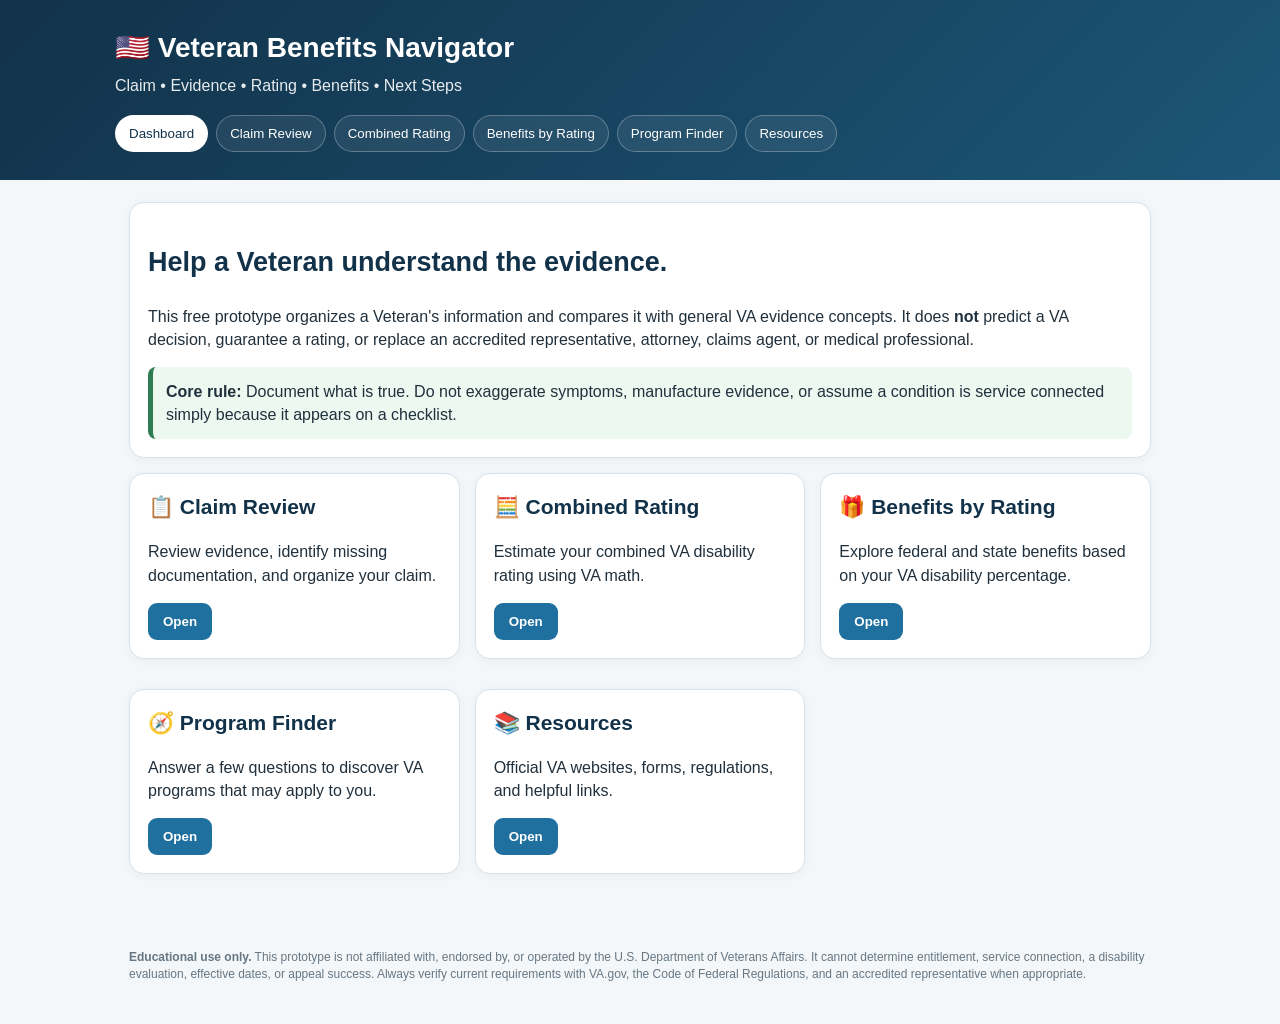
<file: index.html>
<!doctype html>
<html lang="en">
<head>
<meta charset="utf-8">
<meta name="viewport" content="width=device-width, initial-scale=1">
<title>Veteran Benefits Navigator — Claim & Evidence Assistant</title>
<style>
:root{--navy:#12324a;--blue:#1f6f9f;--gold:#c69a3a;--bg:#f4f7f9;--card:#fff;--text:#20303c;--muted:#667784;--green:#2e7d52;--yellow:#a56b00;--red:#a43d3d;--line:#d9e2e8}
*{box-sizing:border-box}body{margin:0;background:var(--bg);color:var(--text);font-family:-apple-system,BlinkMacSystemFont,"Segoe UI",Arial,sans-serif;line-height:1.45}
header{background:linear-gradient(135deg,var(--navy),#1c5677);color:white;padding:28px 18px}
.wrap{max-width:1050px;margin:auto}.brand{font-size:28px;font-weight:800}.sub{opacity:.9;margin-top:5px}
nav{display:flex;gap:8px;flex-wrap:wrap;margin:18px 0 0}nav button{border:1px solid #ffffff44;background:#ffffff12;color:#fff;padding:10px 13px;border-radius:999px;cursor:pointer}nav button.active{background:white;color:var(--navy)}
main{padding:22px 14px 60px}.tab{display:none}.tab.active{display:block}
.grid{display:grid;grid-template-columns:repeat(auto-fit,minmax(260px,1fr));gap:15px}.card{background:var(--card);border:1px solid var(--line);border-radius:15px;padding:18px;box-shadow:0 2px 8px #12324a0d;margin-bottom:15px}
h1,h2,h3{color:var(--navy)}h1{font-size:27px}h2{margin-top:0;font-size:21px}h3{font-size:16px}
label{display:block;font-weight:650;margin:12px 0 5px}input,select,textarea{width:100%;padding:11px;border:1px solid #cbd7df;border-radius:9px;font:inherit;background:#fff}textarea{min-height:90px}
button.primary{background:var(--blue);color:white;border:0;border-radius:9px;padding:11px 15px;font-weight:700;cursor:pointer}.secondary{background:#eef4f7;border:1px solid var(--line);border-radius:9px;padding:10px 14px;cursor:pointer}
.row{display:flex;gap:10px;flex-wrap:wrap}.pill{display:inline-block;padding:5px 9px;border-radius:999px;font-size:13px;font-weight:700;margin:3px}.green{background:#e3f2e9;color:var(--green)}.yellow{background:#fff1d3;color:var(--yellow)}.red{background:#f8e2e2;color:var(--red)}.blue{background:#e4f0f8;color:#175b82}
.score{font-size:42px;font-weight:800;color:var(--navy)}.bar{height:13px;background:#e7edf1;border-radius:99px;overflow:hidden}.fill{height:100%;background:var(--blue);width:0}
.small{font-size:13px;color:var(--muted)}.notice{padding:13px;border-left:5px solid var(--gold);background:#fff9eb;border-radius:8px}.success{border-left-color:var(--green);background:#edf8f1}.danger{border-left-color:var(--red);background:#fff0f0}
table{width:100%;border-collapse:collapse}th,td{text-align:left;padding:9px;border-bottom:1px solid var(--line);vertical-align:top}.source{font-size:13px;margin:7px 0}.source a{color:var(--blue)}
.check{display:flex;align-items:flex-start;gap:9px;margin:8px 0}.check input{width:auto;margin-top:5px}
footer{max-width:1050px;margin:auto;padding:0 14px 40px;color:var(--muted);font-size:12px}
@media(max-width:600px){.brand{font-size:23px}}
</style>
</head>
<body>
<header>
<div class="wrap">
<div class="brand">🇺🇸 Veteran Benefits Navigator</div>
<div class="sub">Claim • Evidence • Rating • Benefits • Next Steps</div>
<nav>
<button class="tabbtn active" data-tab="home">Dashboard</button>
<button class="tabbtn" data-tab="claim">Claim Review</button>
<button class="tabbtn" data-tab="rating">Combined Rating</button>
<button class="tabbtn" data-tab="benefits">
Benefits by Rating
</button>

<button class="tabbtn" data-tab="programs">
Program Finder
</button>
<button class="tabbtn" data-tab="resources">Resources</button>
</nav>
</div>
</header>

<main class="wrap">
<section id="home" class="tab active">
<div class="card">
<h1>Help a Veteran understand the evidence.</h1>
<p>This free prototype organizes a Veteran's information and compares it with general VA evidence concepts. It does <b>not</b> predict a VA decision, guarantee a rating, or replace an accredited representative, attorney, claims agent, or medical professional.</p>
<div class="notice success"><b>Core rule:</b> Document what is true. Do not exaggerate symptoms, manufacture evidence, or assume a condition is service connected simply because it appears on a checklist.</div>
</div>
<div class="grid">

<div class="card">
<h2>📋 Claim Review</h2>
<p>Review evidence, identify missing documentation, and organize your claim.</p>

<button class="primary" onclick="showTab('claim')">
Open
</button>
</div>

<div class="card">
<h2>🧮 Combined Rating</h2>
<p>Estimate your combined VA disability rating using VA math.</p>

<button class="primary" onclick="showTab('rating')">
Open
</button>
</div>

<div class="card">
<h2>🎁 Benefits by Rating</h2>
<p>Explore federal and state benefits based on your VA disability percentage.</p>

<button class="primary" onclick="showTab('benefits')">
Open
</button>
</div>

<div class="card">
<h2>🧭 Program Finder</h2>
<p>Answer a few questions to discover VA programs that may apply to you.</p>

<button class="primary" onclick="showTab('programs')">
Open
</button>
</div>

<div class="card">
<h2>📚 Resources</h2>
<p>Official VA websites, forms, regulations, and helpful links.</p>

<button class="primary" onclick="showTab('resources')">
Open
</button>
</div>

</div>
</section>
<section id="claim" class="tab">
<div class="card">
<h1>📋 Claim & Evidence Review</h1>
<div class="grid">
<div><label>Claim type</label><select id="claimType">
<option value="direct">New / Direct Service Connection</option>
<option value="secondary">Secondary Service Connection</option>
<option value="increase">Increased Evaluation</option>
<option value="presumptive">Presumptive Condition</option>
<option value="supplemental">Supplemental Claim</option>
<option value="appeal">Decision Review / Appeal Preparation</option>
</select></div>
<div><label>Condition</label><input id="condition" placeholder="Example: right knee condition"></div>
</div>
<h3>Evidence currently available</h3>
<div class="grid">
<label class="check"><input type="checkbox" id="diagnosis"> Current diagnosis / competent evidence of current disability</label>
<label class="check"><input type="checkbox" id="serviceEvent"> In-service event, injury, disease, or qualifying service evidence</label>
<label class="check"><input type="checkbox" id="nexus"> Nexus / relationship evidence when applicable</label>
<label class="check"><input type="checkbox" id="currentTx"> Current treatment or medical records</label>
<label class="check"><input type="checkbox" id="lay"> Lay / buddy / supporting statement</label>
<label class="check"><input type="checkbox" id="severity"> Evidence describing severity / functional impact</label>
<label class="check"><input type="checkbox" id="exam"> C&P / DBQ / examination evidence</label>
<label class="check"><input type="checkbox" id="decision"> Prior VA decision / rationale (if applicable)</label>
<label class="check"><input type="checkbox" id="newRelevant"> New and relevant evidence (for supplemental claim)</label>
</div>
<label>What does the Veteran report?</label>
<textarea id="reported" placeholder="Describe symptoms, frequency, flare-ups, limitations, onset, treatment, work impact, and what happens during a typical bad day. Stick to facts."></textarea>
<label>What evidence is missing or uncertain?</label>
<textarea id="missing" placeholder="Example: no nexus opinion, private records not uploaded, unclear range-of-motion findings..."></textarea>
<br><button class="primary" onclick="analyzeClaim()">Analyze Evidence</button>
</div>
<div id="claimResult"></div>
</section>

<section id="rating" class="tab">
<div class="card">
<h1>🧮 Combined Rating Calculator</h1>
<p>Enter individual service-connected evaluations. The calculation combines disabilities rather than simply adding percentages.</p>
<label>Ratings (comma-separated)</label>
<input id="ratings" placeholder="Example: 50, 30, 20">
<br><br><button class="primary" onclick="calcRating()">Calculate</button>
<div id="ratingResult"></div>
<div class="notice"><b>Important:</b> This basic calculator does not apply every special rule, including the bilateral factor or certain special monthly compensation rules. Use it as an educational estimate, not an official VA calculation.</div>
</div>
</section>

<section id="benefits" class="tab">
<div class="card">
<h1>🎁 Benefits Finder</h1>
<p>Check areas that may be worth investigating. This is a screening tool, not an eligibility determination.</p> <hr>

<h2>Find Benefits by Disability Rating</h2>

<p>Select your VA disability rating and your state.</p>

<label>VA Disability Rating</label><br>

<select id="benefitRating">
    <option value="">Choose Rating</option>
    <option value="0">0%</option>
    <option value="10">10%</option>
    <option value="20">20%</option>
    <option value="30">30%</option>
    <option value="40">40%</option>
    <option value="50">50%</option>
    <option value="60">60%</option>
    <option value="70">70%</option>
    <option value="80">80%</option>
    <option value="90">90%</option>
    <option value="100">100%</option>
    <option value="TDIU">TDIU</option>
    <option value="P&T">Permanent &amp; Total</option>
</select>

<br><br>

<label>State</label><br>

<select id="benefitState">
    <option value="">Choose State</option>
    <option>South Carolina</option>
    <option>North Carolina</option>
    <option>Georgia</option>
    <option>Florida</option>
    <option>Virginia</option>
    <option>Texas</option>
    <option>California</option>
</select>

<br><br>

<button class="primary" onclick="showBenefitsByRating()">
Show My Benefits
</button>

<div id="ratingBenefits"></div>


</section>
<section id="programs" class="tab">

<div class="card">

<h1>🧭 Program Finder</h1>

<p>
Answer a few questions below and we'll suggest VA programs that may be worth exploring.
This is only a screening tool and does not determine eligibility.
</p>

<div class="grid">

<label class="check">
<input type="checkbox" id="bDisability">
I have a disability or symptoms related to service
</label>

<label class="check">
<input type="checkbox" id="bExisting">
I already have a VA service-connected rating
</label>

<label class="check">
<input type="checkbox" id="bSchool">
I want education or job training
</label>

<label class="check">
<input type="checkbox" id="bWork">
I need employment or career support
</label>

<label class="check">
<input type="checkbox" id="bHome">
I am buying/adapting a home or have housing concerns
</label>

<label class="check">
<input type="checkbox" id="bFamily">
I have a spouse, children, caregiver, or survivor-benefit question
</label>

<label class="check">
<input type="checkbox" id="bExposure">
I served in an area involving possible military exposure
</label>

<label class="check">
<input type="checkbox" id="bFinancial">
I have a financial hardship or income-related concern
</label>

<label class="check">
<input type="checkbox" id="bInsurance">
I need VA life insurance information
</label>

</div>

<br>

<button class="primary" onclick="findBenefits()">
Find Programs
</button>

</div>

<div id="benefitResult"></div>

</section>
<section id="resources" class="tab">
<div class="card">
<h1>🔎 Official Resources</h1>
<p>Use official government sources whenever possible. Links below open in a new tab.</p>
<div id="sources"></div>
</div>
</section>
</main>

<footer>
<b>Educational use only.</b> This prototype is not affiliated with, endorsed by, or operated by the U.S. Department of Veterans Affairs. It cannot determine entitlement, service connection, a disability evaluation, effective dates, or appeal success. Always verify current requirements with VA.gov, the Code of Federal Regulations, and an accredited representative when appropriate.
</footer>

<script>
const $=id=>document.getElementById(id);
function showTab(id){
 document.querySelectorAll('.tab').forEach(x=>x.classList.remove('active'));
 document.querySelectorAll('.tabbtn').forEach(x=>x.classList.remove('active'));
 $(id).classList.add('active');
 document.querySelector(`[data-tab="${id}"]`).classList.add('active');
 window.scrollTo({top:0,behavior:'smooth'});
}
document.querySelectorAll('.tabbtn').forEach(b=>b.onclick=()=>showTab(b.dataset.tab));

const claimChecks=['diagnosis','serviceEvent','nexus','currentTx','lay','severity','exam','decision','newRelevant'];
function analyzeClaim(){
 const type=$('claimType').value, condition=$('condition').value.trim()||'this condition';
 let items=claimChecks.map(id=>({id,yes:$(id).checked}));
 let score=0;
 const weights={diagnosis:20,serviceEvent:20,nexus:20,currentTx:10,lay:5,severity:10,exam:5,decision:5,newRelevant:5};
 items.forEach(x=>{if(x.yes)score+=weights[x.id]});
 if(type==='increase'){score-=items.find(x=>x.id==='serviceEvent').yes?0:10}
 score=Math.max(0,Math.min(100,score));
 let level=score>=80?'STRONGER EVIDENCE SET':score>=60?'MODERATE EVIDENCE SET':score>=40?'PARTIAL EVIDENCE SET':'SIGNIFICANT GAPS IDENTIFIED';
 let cls=score>=80?'green':score>=60?'blue':score>=40?'yellow':'red';
 let missing=items.filter(x=>!x.yes).map(x=>({
  diagnosis:'Current diagnosis / evidence of current disability',
  serviceEvent:'In-service event, injury, disease, or qualifying service evidence',
  nexus:'Relationship/nexus evidence when applicable',
  currentTx:'Current treatment or medical records',
  lay:'Lay/buddy/supporting statement where useful',
  severity:'Evidence describing severity and functional impact',
  exam:'C&P/DBQ/examination evidence if applicable',
  decision:'Prior VA decision and reasons if this is a review',
  newRelevant:'New and relevant evidence for a supplemental claim'
 }[x.id])).filter(Boolean);
 let claimSpecific='';
 if(type==='direct') claimSpecific='For a direct claim, VA generally looks for a current disability, an in-service event/injury/disease, and a relationship between them.';
 if(type==='secondary') claimSpecific='For a secondary claim, the key question is generally whether the new condition is linked to an already service-connected disability.';
 if(type==='increase') claimSpecific='For an increase, current evidence showing worsening severity is especially important.';
 if(type==='presumptive') claimSpecific='For a presumptive claim, qualifying service and a covered condition can change what must be proven; verify the exact presumption.';
 if(type==='supplemental') claimSpecific='For a supplemental claim, focus on evidence that is new and relevant to the previously decided issue.';
 if(type==='appeal') claimSpecific='For decision review, compare the reasons for denial/decision with the evidence and the review lane requirements.';
 $('claimResult').innerHTML=`
 <div class="card"><h2>Result: <span class="pill ${cls}">${level}</span></h2>
 <div class="score">${score}/100</div><div class="bar"><div class="fill" style="width:${score}%"></div></div>
 <p><b>Condition:</b> ${escapeHtml(condition)}</p><p>${claimSpecific}</p>
 <div class="notice"><b>Potential outcome:</b> This tool does not calculate a probability of approval or a guaranteed rating. The score reflects only how many evidence areas were documented in this checklist. A strong score can still result in a denial, and a lower score can change as evidence is developed.</div>
 <h3>Evidence gaps to review</h3>${missing.length?'<ul>'+missing.map(x=>'<li>'+escapeHtml(x)+'</li>').join('')+'</ul>':'<p>None identified by this checklist. That does not mean the claim is complete.</p>'}
 <h3>Veteran's report</h3><p>${escapeHtml($('reported').value)||'No report entered.'}</p>
 <h3>Additional notes</h3><p>${escapeHtml($('missing').value)||'None entered.'}</p>
 </div>`;
}
function escapeHtml(s){return String(s).replace(/[&<>"']/g,m=>({'&':'&amp;','<':'&lt;','>':'&gt;','"':'&quot;',"'":'&#039;'}[m]));}

function calcRating(){
 let vals=$('ratings').value.split(',').map(x=>parseFloat(x.trim())).filter(x=>Number.isFinite(x)&&x>=0&&x<=100).sort((a,b)=>b-a);
 let remaining=100, combined=0, rows=[];
 vals.forEach(r=>{let added=remaining*r/100;combined+=added;remaining-=added;rows.push({r,added,combined});});
 let rounded=Math.round(combined/10)*10;
 if(rounded>100)rounded=100;
 $('ratingResult').innerHTML=`<div class="card"><h2>Estimated Combined Evaluation</h2><div class="score">${rounded}%</div>
 <p>Unrounded combined value: <b>${combined.toFixed(1)}%</b></p>
 <table><tr><th>Rating</th><th>Added value</th><th>Running total</th></tr>${rows.map(x=>`<tr><td>${x.r}%</td><td>${x.added.toFixed(1)}</td><td>${x.combined.toFixed(1)}</td></tr>`).join('')}</table>
 <p class="small">The final value is rounded to the nearest 10 for this basic calculation. Special rules may change an actual VA result.</p></div>`;
}

function findBenefits(){
 let out=[];
 if($('bDisability').checked)out.push(['Disability Compensation','Review direct, secondary, increased, presumptive, and other disability claim paths.']);
 if($('bExisting').checked)out.push(['Increased Evaluation / Secondary Claims','Review worsening conditions and possible conditions secondary to service-connected disabilities.']);
 if($('bSchool').checked)out.push(['Education Benefits','Investigate GI Bill and other education programs.']);
 if($('bWork').checked)out.push(['VR&E / Employment','Investigate Veteran Readiness and Employment and other employment resources.']);
 if($('bHome').checked)out.push(['Housing / Home Loans','Investigate VA home loan benefits and disability-related housing programs.']);
 if($('bFamily').checked)out.push(['Family / Caregiver / Survivor Benefits','Review family, caregiver, dependent education, CHAMPVA, survivor, and related programs.']);
 if($('bExposure').checked)out.push(['Military Exposure / Presumptives','Check current VA exposure information and exact qualifying service/condition requirements.']);
 if($('bFinancial').checked)out.push(['Pension / Financial Assistance','Investigate income-based and hardship-related programs where applicable.']);
 if($('bInsurance').checked)out.push(['VA Life Insurance','Review current VA life insurance options and eligibility.']);
 $('benefitResult').innerHTML=`<div class="card"><h2>Areas to Investigate</h2>${out.length?'<ul>'+out.map(x=>`<li><b>${x[0]}</b> — ${x[1]}</li>`).join('')+'</ul>':'<p>Select at least one area above.</p>'}<div class="notice">Eligibility is determined by VA or the applicable program—not by this tool.</div></div>`;
}
  function showBenefitsByRating() {

    const rating = document.getElementById("rating").value;
    const state = document.getElementById("state").value;

    if (rating === "" || state === "") {
        document.getElementById("ratingBenefits").innerHTML =
        "<div class='notice danger'><b>Please select both a disability rating and a state.</b></div>";
        return;
    }

    let html = "";

    html += "<div class='card'>";
    html += "<h2>🇺🇸 Benefits Summary</h2>";
    html += "<p><strong>VA Rating:</strong> " + rating + "</p>";
    html += "<p><strong>State:</strong> " + state + "</p>";

    html += "<hr>";

    html += "<h3>🇺🇸 Federal Benefits</h3><ul>";

    if (rating == "0")
        html += "<li>VA Health Care eligibility may be available for qualifying Veterans.</li>";

    if (parseInt(rating) >= 10)
        html += "<li>Monthly VA Disability Compensation</li>";

    if (parseInt(rating) >= 30)
        html += "<li>Additional Compensation for Eligible Dependents</li>";

    if (parseInt(rating) >= 50)
        html += "<li>Priority Group VA Health Care</li>";

    if (rating == "100") {
        html += "<li>CHAMPVA for eligible dependents</li>";
        html += "<li>Dental Benefits</li>";
        html += "<li>Commissary & Exchange Privileges</li>";
    }

    if (rating == "TDIU")
        html += "<li>TDIU may qualify for many benefits similar to a 100% evaluation depending on VA determination.</li>";

    if (rating == "P&T")
        html += "<li>Permanent & Total status may qualify for additional federal and state benefits.</li>";

    html += "</ul>";

    html += "<h3>🏛 State Benefits</h3>";
    html += "<ul>";
    html += "<li>Property Tax Programs (varies by state)</li>";
    html += "<li>Vehicle Registration Benefits</li>";
    html += "<li>Driver License Benefits</li>";
    html += "<li>Hunting & Fishing Licenses</li>";
    html += "<li>State Park Passes</li>";
    html += "<li>Education Benefits</li>";
    html += "<li>Employment Preference</li>";
    html += "<li>Veterans Homes</li>";
    html += "</ul>";

    html += "<div class='notice'>";
    html += "Always verify benefits with your state's Department of Veterans Affairs and VA.gov.";
    html += "</div>";

    html += "</div>";

    document.getElementById("ratingBenefits").innerHTML = html;
}  

const sources=[
 ['VA — Evidence Needed for Your Disability Claim','https://www.va.gov/disability/how-to-file-claim/evidence-needed/'],
 ['VA — How to File a VA Disability Claim','https://www.va.gov/disability/how-to-file-claim/'],
 ['VA — What Happens After You File a Claim','https://www.va.gov/disability/after-you-file-claim/'],
 ['VA — Upload Evidence','https://www.va.gov/disability/upload-supporting-evidence/'],
 ['VA — Accredited Representatives','https://www.va.gov/get-help-from-accredited-representative/'],
 ['VA — Benefits and Resources','https://www.va.gov/resources/'],
 ['eCFR — Title 38, Part 4: Schedule for Rating Disabilities','https://www.ecfr.gov/current/title-38/chapter-I/part-4']
];
$('sources').innerHTML=sources.map(s=>`<div class="source">🔗 <a href="${s[1]}" target="_blank" rel="noopener">${s[0]}</a></div>`).join('');
</script>
</body>
</html>
</file>
